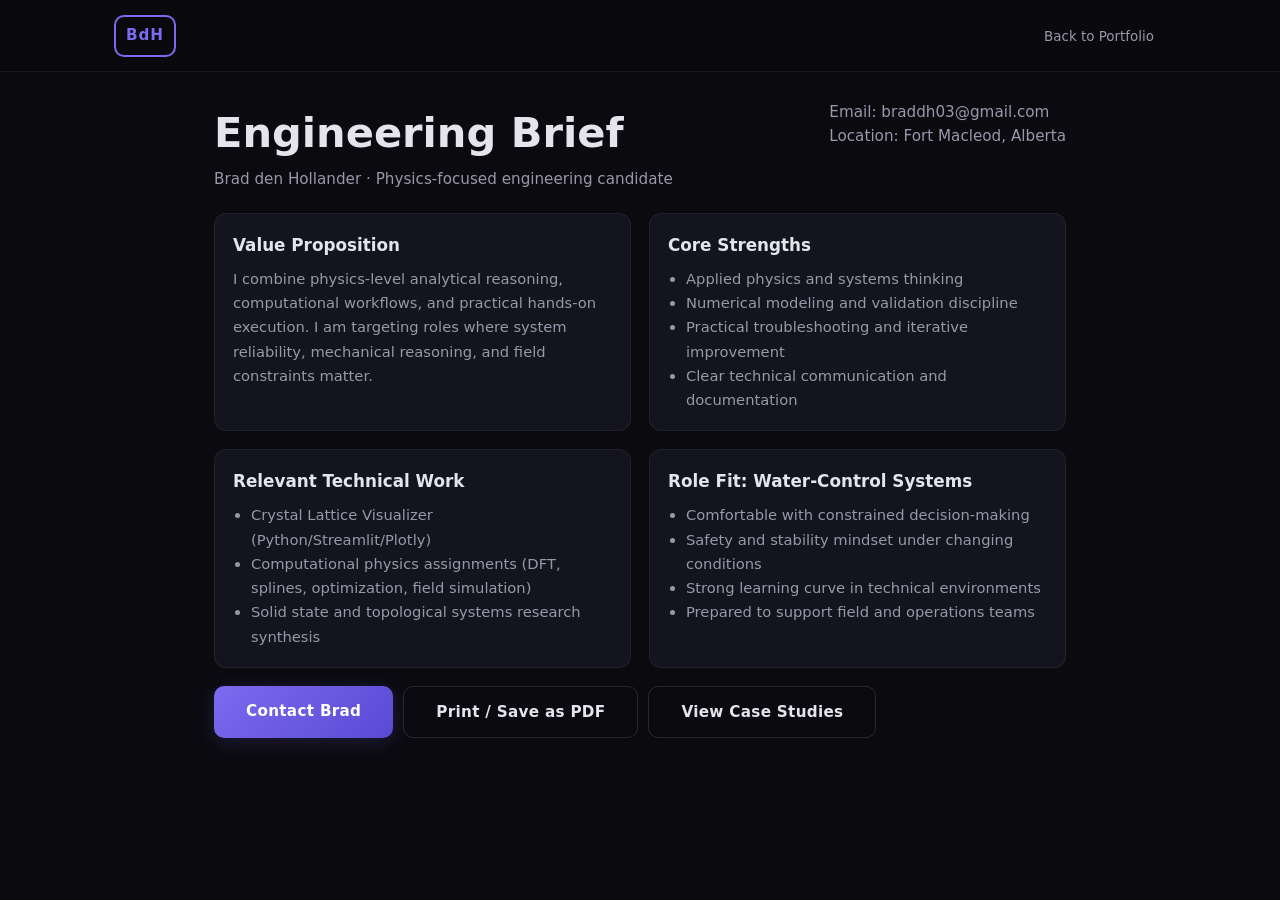
<file: engineering-brief.html>
<!DOCTYPE html>
<html lang="en">
<head>
  <meta charset="UTF-8" />
  <meta name="viewport" content="width=device-width, initial-scale=1.0" />
  <title>Engineering Brief — Brad den Hollander</title>
  <meta name="description" content="One-page engineering brief for Brad den Hollander." />
  <link rel="stylesheet" href="css/style.css" />
  <style>
    .brief-wrap { max-width: 900px; margin: 0 auto; padding: 100px 24px 60px; }
    .brief-top { display: flex; justify-content: space-between; gap: 16px; flex-wrap: wrap; margin-bottom: 22px; }
    .brief-top h1 { font-size: clamp(1.8rem, 4vw, 2.6rem); }
    .brief-meta { color: var(--text-secondary); font-size: 0.95rem; }
    .brief-grid { display: grid; grid-template-columns: 1fr 1fr; gap: 18px; }
    .brief-card { background: var(--bg-card); border: 1px solid var(--border); border-radius: 12px; padding: 18px; }
    .brief-card h2 { font-size: 1.05rem; margin-bottom: 8px; }
    .brief-card p, .brief-card li { color: var(--text-secondary); line-height: 1.65; font-size: 0.92rem; }
    .brief-card ul { padding-left: 18px; }
    .brief-actions { display: flex; gap: 10px; flex-wrap: wrap; margin-top: 18px; }
    @media (max-width: 760px) { .brief-grid { grid-template-columns: 1fr; } }
    @media print {
      body { background: #fff; color: #111; }
      #navbar, .brief-actions { display: none; }
      .brief-wrap { padding: 0; }
      .brief-card { border: 1px solid #ccc; background: #fff; }
    }
  </style>
</head>
<body>
  <nav id="navbar" class="scrolled">
    <div class="nav-inner">
      <a href="index.html" class="nav-logo">BdH</a>
      <ul class="nav-links"><li><a href="index.html">Back to Portfolio</a></li></ul>
    </div>
  </nav>

  <main class="brief-wrap">
    <div class="brief-top">
      <div>
        <h1>Engineering Brief</h1>
        <p class="brief-meta">Brad den Hollander · Physics-focused engineering candidate</p>
      </div>
      <div class="brief-meta">
        <div>Email: braddh03@gmail.com</div>
        <div>Location: Fort Macleod, Alberta</div>
      </div>
    </div>

    <div class="brief-grid">
      <section class="brief-card">
        <h2>Value Proposition</h2>
        <p>I combine physics-level analytical reasoning, computational workflows, and practical hands-on execution. I am targeting roles where system reliability, mechanical reasoning, and field constraints matter.</p>
      </section>

      <section class="brief-card">
        <h2>Core Strengths</h2>
        <ul>
          <li>Applied physics and systems thinking</li>
          <li>Numerical modeling and validation discipline</li>
          <li>Practical troubleshooting and iterative improvement</li>
          <li>Clear technical communication and documentation</li>
        </ul>
      </section>

      <section class="brief-card">
        <h2>Relevant Technical Work</h2>
        <ul>
          <li>Crystal Lattice Visualizer (Python/Streamlit/Plotly)</li>
          <li>Computational physics assignments (DFT, splines, optimization, field simulation)</li>
          <li>Solid state and topological systems research synthesis</li>
        </ul>
      </section>

      <section class="brief-card">
        <h2>Role Fit: Water-Control Systems</h2>
        <ul>
          <li>Comfortable with constrained decision-making</li>
          <li>Safety and stability mindset under changing conditions</li>
          <li>Strong learning curve in technical environments</li>
          <li>Prepared to support field and operations teams</li>
        </ul>
      </section>
    </div>

    <div class="brief-actions">
      <a class="btn btn-primary" href="mailto:braddh03@gmail.com">Contact Brad</a>
      <button class="btn btn-outline" onclick="window.print()">Print / Save as PDF</button>
      <a class="btn btn-outline" href="index.html#projects">View Case Studies</a>
    </div>
  </main>
</body>
</html>
</file>
<file: css/style.css>
/* ============================================================
   Brad's Portfolio — CSS
   Professional dark theme with subtle animations
   ============================================================ */

*, *::before, *::after { box-sizing: border-box; margin: 0; padding: 0; }

:root {
  --bg: #0a0a0f;
  --bg-alt: #0e0e16;
  --bg-card: #14141e;
  --bg-card-hover: #1a1a28;
  --border: rgba(255, 255, 255, 0.06);
  --border-hover: rgba(255, 255, 255, 0.12);
  --accent: #7c6aef;
  --accent-light: #9d8fff;
  --accent-glow: rgba(124, 106, 239, 0.2);
  --teal: #00cec9;
  --text: #e4e4ed;
  --text-secondary: #9898ab;
  --text-muted: #5a5a72;
  --font: 'Inter', system-ui, -apple-system, BlinkMacSystemFont, sans-serif;
  --radius: 12px;
  --radius-lg: 20px;
  --max-width: 1100px;
  --nav-height: 72px;
}

html {
  scroll-behavior: smooth;
  scrollbar-color: var(--accent) var(--bg);
  scrollbar-width: thin;
  overflow-x: hidden;
}

body {
  font-family: var(--font);
  background: var(--bg);
  color: var(--text);
  line-height: 1.6;
  -webkit-font-smoothing: antialiased;
  -moz-osx-font-smoothing: grayscale;
}

.skip-link {
  display: none;
}

:focus-visible {
  outline: 2px solid var(--teal);
  outline-offset: 2px;
}

::selection {
  background: var(--accent);
  color: white;
}

.container {
  max-width: var(--max-width);
  margin: 0 auto;
  padding: 0 24px;
}

.gradient-text {
  background: linear-gradient(135deg, var(--accent), var(--teal));
  -webkit-background-clip: text;
  -webkit-text-fill-color: transparent;
  background-clip: text;
}

/* ── Navigation ─────────────────────────────────────────────── */

#navbar {
  position: fixed;
  top: 0;
  left: 0;
  right: 0;
  height: var(--nav-height);
  z-index: 1000;
  transition: background 0.3s, border-color 0.3s, backdrop-filter 0.3s;
  border-bottom: 1px solid transparent;
}

#navbar.scrolled {
  background: rgba(10, 10, 15, 0.88);
  backdrop-filter: blur(20px);
  -webkit-backdrop-filter: blur(20px);
  border-bottom-color: var(--border);
}

.nav-inner {
  max-width: var(--max-width);
  margin: 0 auto;
  height: 100%;
  padding: 0 24px;
  display: flex;
  align-items: center;
  justify-content: space-between;
  gap: 12px;
}

.nav-logo {
  font-size: 0.95rem;
  font-weight: 900;
  letter-spacing: 0.06em;
  color: var(--accent);
  text-decoration: none;
  width: auto;
  min-width: 42px;
  height: 42px;
  padding: 0 10px;
  display: flex;
  align-items: center;
  justify-content: center;
  border: 2px solid var(--accent);
  border-radius: 10px;
  transition: transform 0.2s, box-shadow 0.2s;
  flex-shrink: 0;
}

.nav-logo:hover {
  transform: scale(1.05);
  box-shadow: 0 0 20px var(--accent-glow);
}

.nav-links {
  display: flex;
  align-items: center;
  gap: 2px;
  list-style: none;
  flex-wrap: nowrap;
}

.nav-links a {
  color: var(--text-secondary);
  text-decoration: none;
  font-size: 0.84rem;
  font-weight: 500;
  padding: 8px 12px;
  border-radius: 8px;
  transition: color 0.2s, background 0.2s;
}

.nav-links a:hover,
.nav-links a.active {
  color: var(--text);
  background: rgba(255, 255, 255, 0.05);
}

.nav-cta {
  background: var(--accent) !important;
  color: white !important;
  font-weight: 600 !important;
  padding: 8px 14px !important;
}

.nav-cta:hover {
  background: var(--accent-light) !important;
  box-shadow: 0 4px 20px var(--accent-glow);
}

/* Hamburger Toggle */
.nav-toggle {
  display: none;
  background: none;
  border: none;
  cursor: pointer;
  padding: 8px;
  z-index: 10;
}

.nav-toggle span {
  display: block;
  width: 24px;
  height: 2px;
  background: var(--text);
  margin: 5px 0;
  border-radius: 2px;
  transition: transform 0.3s, opacity 0.3s;
}

.nav-toggle.active span:nth-child(1) {
  transform: translateY(7px) rotate(45deg);
}

.nav-toggle.active span:nth-child(2) {
  opacity: 0;
}

.nav-toggle.active span:nth-child(3) {
  transform: translateY(-7px) rotate(-45deg);
}

/* ── Hero ────────────────────────────────────────────────────── */

#hero {
  position: relative;
  height: 100vh;
  min-height: 600px;
  display: flex;
  align-items: center;
  justify-content: center;
  overflow: hidden;
}

#hero::before {
  content: '';
  position: absolute;
  inset: 0;
  background-image: linear-gradient(115deg, rgba(10, 10, 15, 0.7), rgba(10, 10, 15, 0.4)),
                    url('../images/PXL_20240706_205448373.jpg');
  background-size: 130% auto;
  background-position-x: 50%;
  background-position-y: 50%;
  background-repeat: no-repeat;
  filter: saturate(0.88) contrast(1.05) hue-rotate(-8deg);
  z-index: 0;
}

#hero-canvas {
  position: absolute;
  inset: 0;
  width: 100%;
  height: 100%;
  z-index: 1;
  display: none;
}

.hero-overlay {
  position: absolute;
  inset: 0;
  background: radial-gradient(ellipse at 52% 36%, rgba(124, 106, 239, 0.18), rgba(10, 10, 15, 0.7) 72%);
  z-index: 2;
  pointer-events: none;
}

.hero-content {
  position: relative;
  z-index: 3;
  text-align: center;
  max-width: 720px;
  padding: 0 24px;
}

.hero-content > * {
  opacity: 0;
  transform: translateY(25px);
  animation: fade-up 0.8s ease forwards;
}

.hero-content > *:nth-child(1) { animation-delay: 0.2s; }
.hero-content > *:nth-child(2) { animation-delay: 0.4s; }
.hero-content > *:nth-child(3) { animation-delay: 0.6s; }
.hero-content > *:nth-child(4) { animation-delay: 0.8s; }

@keyframes fade-up {
  to { opacity: 1; transform: translateY(0); }
}

.hero-eyebrow {
  font-size: 0.82rem;
  font-weight: 600;
  letter-spacing: 0.2em;
  color: var(--teal);
  margin-bottom: 20px;
}

.hero-focus {
  display: inline-block;
  margin-bottom: 14px;
  background: rgba(0, 206, 201, 0.12);
  color: #9ef8f4;
  border: 1px solid rgba(0, 206, 201, 0.35);
  border-radius: 999px;
  padding: 6px 12px;
  font-size: 0.78rem;
  letter-spacing: 0.02em;
}

.hero-title {
  font-size: clamp(2.5rem, 6vw, 4.5rem);
  font-weight: 900;
  line-height: 1.1;
  margin-bottom: 20px;
  color: #fff;
}

.hero-subtitle {
  font-size: clamp(1rem, 2vw, 1.2rem);
  color: var(--text-secondary);
  line-height: 1.7;
  margin-bottom: 36px;
  max-width: 560px;
  margin-left: auto;
  margin-right: auto;
}

.hero-cta {
  display: flex;
  gap: 16px;
  justify-content: center;
  flex-wrap: wrap;
}

.hero-scroll-indicator {
  position: absolute;
  bottom: 36px;
  left: 50%;
  transform: translateX(-50%);
  display: flex;
  flex-direction: column;
  align-items: center;
  gap: 8px;
  z-index: 3;
  opacity: 0;
  animation: fade-up 0.8s ease 1.2s forwards;
}

.hero-scroll-indicator span {
  font-size: 0.72rem;
  letter-spacing: 0.15em;
  text-transform: uppercase;
  color: var(--text-muted);
}

.scroll-line {
  width: 1px;
  height: 40px;
  background: linear-gradient(to bottom, var(--accent), transparent);
  animation: scroll-pulse 2s ease-in-out infinite;
}

@keyframes scroll-pulse {
  0%, 100% { opacity: 1; transform: scaleY(1); }
  50% { opacity: 0.3; transform: scaleY(0.5); }
}

/* ── Buttons ─────────────────────────────────────────────────── */

.btn {
  display: inline-block;
  padding: 13px 32px;
  border-radius: 10px;
  font-size: 0.95rem;
  font-weight: 600;
  text-decoration: none;
  cursor: pointer;
  border: none;
  transition: transform 0.2s, box-shadow 0.2s, background 0.2s;
  font-family: var(--font);
  letter-spacing: 0.02em;
}

.btn-primary {
  background: linear-gradient(135deg, var(--accent), #5a4ad4);
  color: #fff;
  box-shadow: 0 4px 20px var(--accent-glow);
}

.btn-primary:hover {
  transform: translateY(-2px);
  box-shadow: 0 8px 30px rgba(124, 106, 239, 0.4);
}

.btn-outline {
  background: transparent;
  color: var(--text);
  border: 1px solid var(--border-hover);
}

.btn-outline:hover {
  background: rgba(255, 255, 255, 0.05);
  border-color: var(--accent);
  color: var(--accent-light);
  transform: translateY(-2px);
}

/* ── Sections ────────────────────────────────────────────────── */

.section {
  padding: 100px 0;
}

.section-alt {
  background: var(--bg-alt);
}

.impact-strip {
  padding: 26px 0;
  border-top: 1px solid var(--border);
  border-bottom: 1px solid var(--border);
}

.impact-grid {
  display: grid;
  grid-template-columns: repeat(4, 1fr);
  gap: 12px;
}

.impact-item {
  background: var(--bg-card);
  border: 1px solid var(--border);
  border-radius: 10px;
  padding: 14px;
  text-align: center;
}

.impact-value {
  display: block;
  font-size: 1.45rem;
  color: #fff;
  font-weight: 800;
}

.impact-label {
  display: block;
  color: var(--text-muted);
  font-size: 0.76rem;
  line-height: 1.35;
  margin-top: 4px;
}

.section-header {
  text-align: center;
  margin-bottom: 60px;
}

.section-label {
  font-size: 0.82rem;
  font-weight: 600;
  letter-spacing: 0.15em;
  text-transform: uppercase;
  color: var(--accent);
  margin-bottom: 12px;
}

.section-title {
  font-size: clamp(1.8rem, 4vw, 2.8rem);
  font-weight: 800;
  line-height: 1.2;
  color: #fff;
}

/* ── About ───────────────────────────────────────────────────── */

.about-grid {
  display: grid;
  grid-template-columns: 1fr 1fr;
  gap: 60px;
  align-items: stretch;
}

.about-text p {
  font-size: 1.05rem;
  color: var(--text-secondary);
  line-height: 1.8;
  margin-bottom: 20px;
}

.about-text p:last-child {
  margin-bottom: 0;
}

.about-stats {
  display: grid;
  grid-template-columns: 1fr 1fr;
  gap: 16px;
}

.about-side {
  display: grid;
  gap: 16px;
}

.about-portrait {
  position: relative;
  overflow: hidden;
  border-radius: var(--radius-lg);
  border: 1px solid var(--border);
  min-height: 300px;
  box-shadow: 0 18px 45px rgba(0, 0, 0, 0.28);
}

.about-portrait::after {
  content: '';
  position: absolute;
  inset: 0;
  background: linear-gradient(to top, rgba(10, 10, 15, 0.48), transparent 45%);
  pointer-events: none;
}

.about-portrait img {
  width: 100%;
  height: 100%;
  object-fit: cover;
  object-position: center 34%;
  filter: saturate(0.9) contrast(1.06);
  transform: scale(1.01);
  transition: transform 0.6s ease;
}

.about-portrait:hover img {
  transform: scale(1.05);
}

.stat-card {
  background: var(--bg-card);
  border: 1px solid var(--border);
  border-radius: var(--radius);
  padding: 28px 24px;
  text-align: center;
  transition: transform 0.3s, border-color 0.3s;
}

.stat-card:hover {
  transform: translateY(-3px);
  border-color: var(--border-hover);
}

.stat-number {
  display: block;
  font-size: 2rem;
  font-weight: 800;
  color: var(--accent-light);
  margin-bottom: 4px;
}

.stat-label {
  font-size: 0.82rem;
  color: var(--text-muted);
  font-weight: 500;
  letter-spacing: 0.02em;
}

/* ── Cards (shared) ──────────────────────────────────────────── */

.edu-card,
.exp-card,
.skill-card {
  background: var(--bg-card);
  border: 1px solid var(--border);
  border-radius: var(--radius);
  padding: 32px;
  transition: transform 0.3s ease, border-color 0.3s ease, box-shadow 0.3s ease;
}

.edu-card:hover,
.exp-card:hover,
.skill-card:hover {
  transform: translateY(-4px);
  border-color: var(--border-hover);
  box-shadow: 0 12px 40px rgba(0, 0, 0, 0.3);
}

.card-icon {
  font-size: 2.2rem;
  margin-bottom: 16px;
}

.edu-card h3,
.exp-card h3,
.skill-card h3 {
  font-size: 1.15rem;
  font-weight: 700;
  color: #fff;
  margin-bottom: 8px;
}

.card-subtitle {
  font-size: 0.85rem;
  color: var(--accent);
  font-weight: 600;
  letter-spacing: 0.03em;
  margin-bottom: 12px;
}

.edu-card p,
.exp-card p,
.skill-card p {
  font-size: 0.92rem;
  color: var(--text-secondary);
  line-height: 1.7;
}

/* Skill card accent border */
.skill-card {
  border-top: 2px solid var(--card-accent, var(--accent));
}

/* ── Grids ───────────────────────────────────────────────────── */

.edu-grid,
.exp-grid {
  display: grid;
  grid-template-columns: repeat(3, 1fr);
  gap: 24px;
}

.skills-grid {
  display: grid;
  grid-template-columns: repeat(2, 1fr);
  gap: 24px;
}

/* ── Tags ────────────────────────────────────────────────────── */

.tag-list {
  display: flex;
  flex-wrap: wrap;
  gap: 8px;
  margin-bottom: 14px;
}

.tag {
  display: inline-block;
  padding: 4px 12px;
  background: rgba(124, 106, 239, 0.1);
  border: 1px solid rgba(124, 106, 239, 0.2);
  border-radius: 20px;
  font-size: 0.78rem;
  font-weight: 500;
  color: var(--accent-light);
  letter-spacing: 0.02em;
}

/* ── Employer Fit ───────────────────────────────────────────── */

.employer-grid {
  display: grid;
  grid-template-columns: 1fr 1fr;
  gap: 24px;
}

.employer-card,
.sim-card {
  background: var(--bg-card);
  border: 1px solid var(--border);
  border-radius: var(--radius);
  padding: 28px;
}

.employer-card h3,
.sim-card h3 {
  font-size: 1.2rem;
  margin-bottom: 12px;
}

.employer-list {
  list-style: none;
  display: grid;
  gap: 10px;
  margin-bottom: 16px;
}

.employer-list li {
  position: relative;
  padding-left: 18px;
  color: var(--text-secondary);
  line-height: 1.65;
}

.employer-list li::before {
  content: '';
  width: 8px;
  height: 8px;
  border-radius: 50%;
  background: linear-gradient(135deg, var(--accent), var(--teal));
  position: absolute;
  left: 0;
  top: 9px;
}

.employer-note {
  color: var(--text-muted);
  font-size: 0.9rem;
  line-height: 1.7;
}

.sim-subtitle {
  color: var(--text-secondary);
  font-size: 0.9rem;
  margin-bottom: 16px;
}

.sim-card label {
  display: block;
  font-size: 0.82rem;
  color: var(--text-muted);
  margin-top: 12px;
  margin-bottom: 6px;
}

.sim-card input[type='range'] {
  width: 100%;
  accent-color: #6f60e6;
}

.sim-results {
  margin-top: 16px;
  display: grid;
  gap: 8px;
  border-top: 1px solid var(--border);
  padding-top: 14px;
}

.sim-results div {
  display: flex;
  justify-content: space-between;
  align-items: center;
  gap: 10px;
  color: var(--text-secondary);
}

.sim-results strong {
  color: #fff;
  font-weight: 700;
  text-align: right;
}

/* ── Case Studies ───────────────────────────────────────────── */

.case-grid {
  display: grid;
  grid-template-columns: 1fr;
  gap: 20px;
  max-width: 900px;
  margin: 0 auto;
}

.case-card {
  background: var(--bg-card);
  border: 1px solid var(--border);
  border-radius: var(--radius);
  padding: 28px;
}

.case-card h3 {
  font-size: 1.2rem;
  margin-bottom: 14px;
  color: #fff;
}

.case-line {
  margin-bottom: 8px;
  color: var(--text-secondary);
  line-height: 1.7;
}

.case-line strong {
  color: #d8d8f2;
}

/* ── Contact ─────────────────────────────────────────────────── */

.contact-inner {
  text-align: center;
  max-width: 560px;
  margin: 0 auto;
}

.contact-text {
  font-size: 1.05rem;
  color: var(--text-secondary);
  line-height: 1.8;
  margin-bottom: 32px;
  margin-top: 20px;
}

.contact-links {
  display: flex;
  gap: 16px;
  justify-content: center;
  flex-wrap: wrap;
}

.copy-feedback {
  min-height: 20px;
  margin-top: 10px;
  color: var(--teal);
  font-size: 0.84rem;
}

.faq-list {
  max-width: 860px;
  margin: 0 auto;
  display: grid;
  gap: 12px;
}

.faq-list details {
  background: var(--bg-card);
  border: 1px solid var(--border);
  border-radius: 10px;
  padding: 14px 16px;
}

.faq-list summary {
  cursor: pointer;
  font-weight: 700;
  color: #fff;
}

.faq-list p {
  margin-top: 10px;
  color: var(--text-secondary);
  line-height: 1.7;
}

/* ── Footer ──────────────────────────────────────────────────── */

#footer {
  border-top: 1px solid var(--border);
  padding: 32px 0;
}

.footer-inner {
  display: flex;
  align-items: center;
  justify-content: space-between;
  flex-wrap: wrap;
  gap: 16px;
}

.footer-inner p {
  font-size: 0.85rem;
  color: var(--text-muted);
}

.footer-easter-egg {
  font-size: 0.85rem;
  color: var(--text-muted);
  text-decoration: none;
  transition: color 0.2s;
}

.footer-easter-egg:hover {
  color: var(--accent);
}

.quick-contact {
  position: fixed;
  right: 16px;
  bottom: 16px;
  z-index: 950;
  display: flex;
  gap: 8px;
}

.quick-contact a {
  background: rgba(20, 20, 30, 0.92);
  border: 1px solid var(--border-hover);
  color: #f5f5ff;
  text-decoration: none;
  border-radius: 999px;
  padding: 8px 14px;
  font-size: 0.8rem;
  backdrop-filter: blur(8px);
}

.quick-contact a:hover {
  border-color: var(--teal);
  color: #b5fffb;
}

/* ── Timeline (Experience) ───────────────────────────────────── */

.timeline {
  position: relative;
  padding-left: 32px;
  max-width: 720px;
  margin: 0 auto;
}

.timeline::before {
  content: '';
  position: absolute;
  left: 7px;
  top: 8px;
  bottom: 8px;
  width: 2px;
  background: linear-gradient(to bottom, var(--accent), rgba(124, 106, 239, 0.1));
  border-radius: 2px;
}

.timeline-item {
  position: relative;
  margin-bottom: 40px;
}

.timeline-item:last-child {
  margin-bottom: 0;
}

.timeline-marker {
  position: absolute;
  left: -29px;
  top: 6px;
  width: 12px;
  height: 12px;
  background: var(--accent);
  border-radius: 50%;
  border: 2px solid var(--bg);
  box-shadow: 0 0 12px var(--accent-glow);
}

.timeline-content {
  background: var(--bg-card);
  border: 1px solid var(--border);
  border-radius: var(--radius);
  padding: 28px;
  transition: transform 0.3s ease, border-color 0.3s ease;
}

.timeline-content:hover {
  transform: translateX(4px);
  border-color: var(--border-hover);
}

.timeline-date {
  font-size: 0.78rem;
  font-weight: 600;
  color: var(--accent);
  letter-spacing: 0.06em;
  text-transform: uppercase;
  margin-bottom: 8px;
}

.timeline-content h3 {
  font-size: 1.1rem;
  font-weight: 700;
  color: #fff;
  margin-bottom: 10px;
}

.timeline-content p {
  font-size: 0.92rem;
  color: var(--text-secondary);
  line-height: 1.7;
  margin-bottom: 12px;
}

.timeline-content p:last-child {
  margin-bottom: 0;
}

.timeline-content .tag-list {
  margin-bottom: 0;
}

/* ── Projects Grid ───────────────────────────────────────────── */

.projects-grid {
  display: grid;
  grid-template-columns: repeat(2, 1fr);
  gap: 24px;
}

/* ── Photo Mosaic ────────────────────────────────────────────── */

.photo-mosaic {
  display: grid;
  grid-template-columns: repeat(12, 1fr);
  gap: 18px;
  grid-auto-rows: 110px;
}

.mosaic-item {
  position: relative;
  overflow: hidden;
  border-radius: 16px;
  border: 1px solid var(--border);
  background: var(--bg-card);
  grid-column: span 4;
  grid-row: span 2;
}

.mosaic-item.big {
  grid-column: span 8;
  grid-row: span 3;
}

.mosaic-item.tall {
  grid-column: span 4;
  grid-row: span 3;
}

.mosaic-item.wide {
  grid-column: span 8;
}

.mosaic-item img {
  width: 100%;
  height: 100%;
  object-fit: cover;
  transform: scale(1.02);
  filter: saturate(0.9) contrast(1.04);
  transition: transform 0.5s ease, filter 0.5s ease;
}

.mosaic-item::after {
  content: '';
  position: absolute;
  inset: 0;
  background: linear-gradient(to top, rgba(9, 9, 13, 0.78), rgba(9, 9, 13, 0.05) 55%);
}

.mosaic-item figcaption {
  position: absolute;
  left: 14px;
  right: 14px;
  bottom: 12px;
  z-index: 2;
  font-size: 0.82rem;
  color: rgba(235, 235, 245, 0.95);
  line-height: 1.45;
  letter-spacing: 0.02em;
}

.mosaic-item:hover img {
  transform: scale(1.08);
  filter: saturate(1) contrast(1.08);
}

.project-card {
  background: var(--bg-card);
  border: 1px solid var(--border);
  border-radius: var(--radius);
  padding: 32px;
  transition: transform 0.3s ease, border-color 0.3s ease, box-shadow 0.3s ease;
}

.project-card:hover {
  transform: translateY(-4px);
  border-color: var(--border-hover);
  box-shadow: 0 12px 40px rgba(0, 0, 0, 0.3);
}

.project-card .card-icon {
  font-size: 2.2rem;
  margin-bottom: 16px;
}

.project-card h3 {
  font-size: 1.15rem;
  font-weight: 700;
  color: #fff;
  margin-bottom: 10px;
}

.project-card p {
  font-size: 0.92rem;
  color: var(--text-secondary);
  line-height: 1.7;
  margin-bottom: 14px;
}

.project-card .tag-list {
  margin-bottom: 0;
}

/* Stagger project cards */
.projects-grid .reveal:nth-child(2) { transition-delay: 0.1s; }
.projects-grid .reveal:nth-child(3) { transition-delay: 0.2s; }
.projects-grid .reveal:nth-child(4) { transition-delay: 0.3s; }

/* ── Certification Bar ───────────────────────────────────────── */

.cert-bar {
  margin-top: 40px;
  padding: 16px 28px;
  background: var(--bg-card);
  border: 1px solid var(--border);
  border-radius: var(--radius);
  text-align: center;
  display: flex;
  align-items: center;
  justify-content: center;
  gap: 12px;
  flex-wrap: wrap;
}

.cert-label {
  font-size: 0.82rem;
  font-weight: 600;
  color: var(--text-muted);
  text-transform: uppercase;
  letter-spacing: 0.08em;
}

.cert-item {
  font-size: 0.92rem;
  font-weight: 600;
  color: var(--accent-light);
}

/* ── Scroll Reveal ───────────────────────────────────────────── */

.reveal {
  opacity: 0;
  transform: translateY(30px);
  transition: opacity 0.7s ease, transform 0.7s ease;
}

.reveal.revealed {
  opacity: 1;
  transform: translateY(0);
}

/* Stagger cards in grids */
.edu-grid .reveal:nth-child(2),
.exp-grid .reveal:nth-child(2) { transition-delay: 0.12s; }
.edu-grid .reveal:nth-child(3),
.exp-grid .reveal:nth-child(3) { transition-delay: 0.24s; }

.skills-grid .reveal:nth-child(2) { transition-delay: 0.1s; }
.skills-grid .reveal:nth-child(3) { transition-delay: 0.2s; }
.skills-grid .reveal:nth-child(4) { transition-delay: 0.3s; }

/* ── Responsive ──────────────────────────────────────────────── */

@media (max-width: 900px) {
  .about-grid {
    grid-template-columns: 1fr;
    gap: 40px;
  }

  .edu-grid,
  .exp-grid {
    grid-template-columns: 1fr;
  }

  .skills-grid,
  .projects-grid {
    grid-template-columns: 1fr;
  }

  .impact-grid {
    grid-template-columns: repeat(2, 1fr);
  }

  .employer-grid {
    grid-template-columns: 1fr;
  }

  .photo-mosaic {
    grid-template-columns: repeat(2, 1fr);
    grid-auto-rows: 140px;
  }

  .mosaic-item,
  .mosaic-item.big,
  .mosaic-item.tall,
  .mosaic-item.wide {
    grid-column: span 1;
    grid-row: span 2;
  }
}

@media (max-width: 1100px) {
  .nav-toggle {
    display: block;
  }

  .nav-links {
    position: fixed;
    top: 0;
    right: 0;
    width: min(320px, 85vw);
    height: 100vh;
    background: rgba(10, 10, 15, 0.96);
    backdrop-filter: blur(20px);
    -webkit-backdrop-filter: blur(20px);
    flex-direction: column;
    align-items: flex-start;
    padding: 100px 32px 40px;
    gap: 4px;
    transform: translateX(100%);
    transition: transform 0.35s cubic-bezier(0.22, 1, 0.36, 1);
    border-left: 1px solid var(--border);
  }

  .nav-links.open {
    transform: translateX(0);
  }

  .nav-links a {
    font-size: 1.05rem;
    padding: 12px 16px;
    width: 100%;
  }
}

@media (max-width: 768px) {
  #hero::before {
    background-size: cover;
    background-position-x: 35%;
    background-position-y: 50%;
  }

  .section {
    padding: 72px 0;
  }

  .section-header {
    margin-bottom: 40px;
  }

  .hero-cta {
    flex-direction: column;
    align-items: center;
  }

  .footer-inner {
    flex-direction: column;
    text-align: center;
  }
}

@media (max-width: 480px) {
  .about-stats {
    grid-template-columns: 1fr 1fr;
  }

  .photo-mosaic {
    grid-template-columns: 1fr;
    grid-auto-rows: 180px;
  }

  .mosaic-item,
  .mosaic-item.big,
  .mosaic-item.tall,
  .mosaic-item.wide {
    grid-column: span 1;
    grid-row: span 1;
  }

  .hero-title {
    font-size: 2.2rem;
  }

  .impact-grid {
    grid-template-columns: 1fr;
  }

  .quick-contact {
    right: 10px;
    bottom: 10px;
  }

  .section-title {
    font-size: 1.6rem;
  }

  .edu-card,
  .exp-card,
  .skill-card,
  .case-card,
  .sim-card,
  .employer-card {
    padding: 24px;
  }
}

@media (prefers-reduced-motion: reduce) {
  html {
    scroll-behavior: auto;
  }

  *, *::before, *::after {
    animation: none !important;
    transition: none !important;
  }
}
</file>
